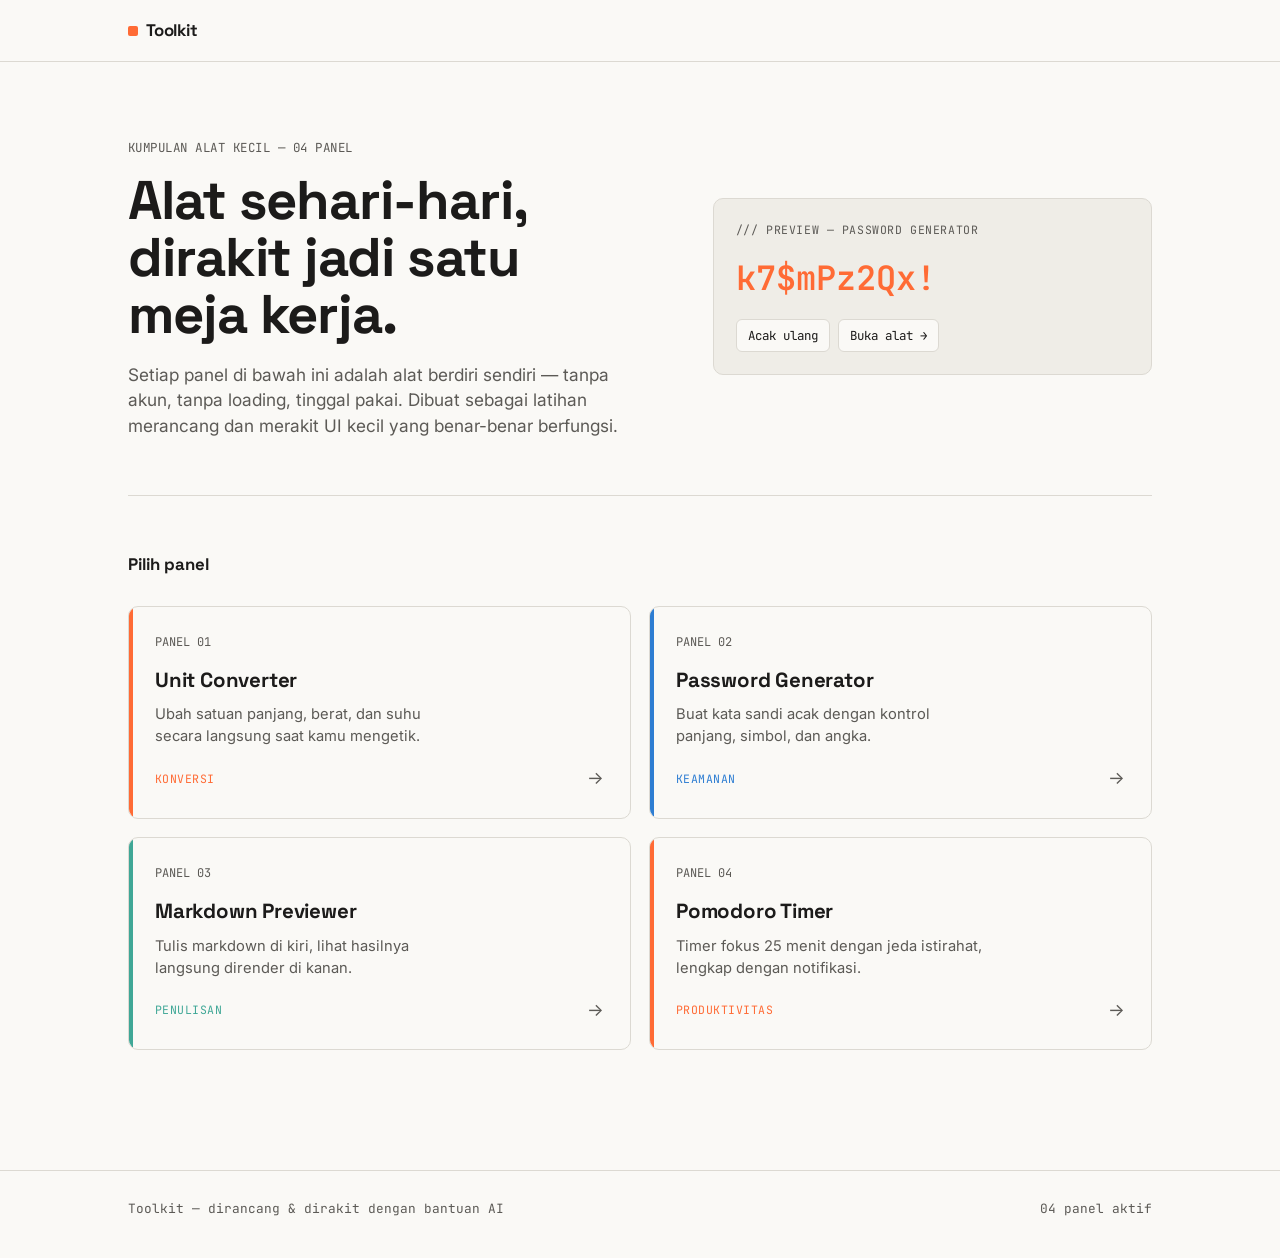
<file: index.html>
<!DOCTYPE html>
<html lang="id">
<head>
<meta charset="UTF-8">
<meta name="viewport" content="width=device-width, initial-scale=1.0">
<title>Toolkit — kumpulan alat kecil yang berguna</title>
<link rel="stylesheet" href="style.css">
<style>
  .hero {
    padding: 72px 0 56px;
    border-bottom: 1px solid var(--line);
  }
  .hero h1 {
    font-family: var(--font-display);
    font-size: clamp(2.2rem, 5vw, 3.4rem);
    line-height: 1.05;
    letter-spacing: -0.02em;
    margin: 14px 0 18px;
    max-width: 12ch;
  }
  .hero p.lede {
    font-size: 1.08rem;
    color: var(--ink-soft);
    max-width: 46ch;
    margin: 0;
  }

  /* Live preview strip inside hero */
  .hero-grid {
    display: grid;
    grid-template-columns: 1.1fr 0.9fr;
    gap: 48px;
    align-items: center;
  }
  @media (max-width: 760px) {
    .hero-grid { grid-template-columns: 1fr; gap: 32px; }
  }

  .live-card {
    background: var(--paper-card);
    border: 1px solid var(--line);
    border-radius: var(--radius);
    padding: 22px;
    font-family: var(--font-mono);
  }
  .live-card .tag {
    font-size: 0.72rem;
    color: var(--ink-soft);
    text-transform: uppercase;
    letter-spacing: 0.05em;
    margin-bottom: 14px;
    display: block;
  }
  .live-display {
    font-size: 2.1rem;
    font-weight: 600;
    color: var(--orange);
    margin-bottom: 16px;
    word-break: break-all;
  }
  .live-controls { display: flex; gap: 8px; flex-wrap: wrap; }
  .live-controls button {
    font-family: var(--font-mono);
    font-size: 0.78rem;
    background: var(--paper);
    border: 1px solid var(--line);
    border-radius: 6px;
    padding: 7px 11px;
    cursor: pointer;
    color: var(--ink);
    transition: border-color 0.15s;
  }
  .live-controls button:hover { border-color: var(--ink); }

  /* Tool grid */
  .panels {
    padding: 56px 0 40px;
  }
  .panels h2 {
    font-family: var(--font-display);
    font-size: 1.05rem;
    margin: 0 0 28px;
  }
  .grid {
    display: grid;
    grid-template-columns: repeat(2, 1fr);
    gap: 18px;
  }
  @media (max-width: 700px) {
    .grid { grid-template-columns: 1fr; }
  }

  .panel-card {
    position: relative;
    display: block;
    text-decoration: none;
    color: var(--ink);
    background: var(--paper);
    border: 1px solid var(--line);
    border-radius: var(--radius);
    padding: 26px;
    overflow: hidden;
    transition: transform 0.18s ease, border-color 0.18s ease, box-shadow 0.18s ease;
  }
  .panel-card:hover {
    transform: translateY(-3px);
    border-color: var(--ink);
    box-shadow: 0 8px 24px -8px rgba(28,27,26,0.18);
  }
  .panel-card::before {
    content: '';
    position: absolute;
    top: 0; left: 0;
    width: 4px; height: 100%;
    background: var(--accent);
  }
  .panel-num {
    font-family: var(--font-mono);
    font-size: 0.75rem;
    color: var(--ink-soft);
    display: block;
    margin-bottom: 14px;
  }
  .panel-card h3 {
    font-family: var(--font-display);
    font-size: 1.28rem;
    margin: 0 0 8px;
    letter-spacing: -0.01em;
  }
  .panel-card p {
    font-size: 0.92rem;
    color: var(--ink-soft);
    margin: 0 0 18px;
    max-width: 34ch;
  }
  .panel-foot {
    display: flex;
    justify-content: space-between;
    align-items: center;
  }
  .panel-cat {
    font-family: var(--font-mono);
    font-size: 0.72rem;
    color: var(--accent);
    text-transform: uppercase;
    letter-spacing: 0.04em;
  }
  .panel-arrow {
    font-size: 1.1rem;
    color: var(--ink-soft);
    transition: transform 0.18s ease;
  }
  .panel-card:hover .panel-arrow { transform: translateX(3px); color: var(--ink); }

  .pc-1 { --accent: var(--orange); }
  .pc-2 { --accent: var(--blue); }
  .pc-3 { --accent: var(--green); }
  .pc-4 { --accent: var(--orange); }
</style>
</head>
<body>

<nav class="topnav">
  <div class="topnav-inner">
    <a href="index.html" class="brand"><span class="brand-mark"></span>Toolkit</a>
  </div>
</nav>

<div class="shell">

  <section class="hero">
    <div class="hero-grid">
      <div>
        <span class="eyebrow">Kumpulan alat kecil — 04 panel</span>
        <h1>Alat sehari-hari, dirakit jadi satu meja kerja.</h1>
        <p class="lede">Setiap panel di bawah ini adalah alat berdiri sendiri — tanpa akun, tanpa loading, tinggal pakai. Dibuat sebagai latihan merancang dan merakit UI kecil yang benar-benar berfungsi.</p>
      </div>
      <div class="live-card">
        <span class="tag">/// preview — password generator</span>
        <div class="live-display" id="livePwDisplay">k7$mPz2Qx!</div>
        <div class="live-controls">
          <button onclick="generateLivePw()">Acak ulang</button>
          <a href="password-generator.html" style="text-decoration:none;"><button>Buka alat &rarr;</button></a>
        </div>
      </div>
    </div>
  </section>

  <section class="panels">
    <h2>Pilih panel</h2>
    <div class="grid">

      <a href="unit-converter.html" class="panel-card pc-1">
        <span class="panel-num">PANEL 01</span>
        <h3>Unit Converter</h3>
        <p>Ubah satuan panjang, berat, dan suhu secara langsung saat kamu mengetik.</p>
        <div class="panel-foot">
          <span class="panel-cat">Konversi</span>
          <span class="panel-arrow">&rarr;</span>
        </div>
      </a>

      <a href="password-generator.html" class="panel-card pc-2">
        <span class="panel-num">PANEL 02</span>
        <h3>Password Generator</h3>
        <p>Buat kata sandi acak dengan kontrol panjang, simbol, dan angka.</p>
        <div class="panel-foot">
          <span class="panel-cat">Keamanan</span>
          <span class="panel-arrow">&rarr;</span>
        </div>
      </a>

      <a href="markdown-previewer.html" class="panel-card pc-3">
        <span class="panel-num">PANEL 03</span>
        <h3>Markdown Previewer</h3>
        <p>Tulis markdown di kiri, lihat hasilnya langsung dirender di kanan.</p>
        <div class="panel-foot">
          <span class="panel-cat">Penulisan</span>
          <span class="panel-arrow">&rarr;</span>
        </div>
      </a>

      <a href="pomodoro-timer.html" class="panel-card pc-4">
        <span class="panel-num">PANEL 04</span>
        <h3>Pomodoro Timer</h3>
        <p>Timer fokus 25 menit dengan jeda istirahat, lengkap dengan notifikasi.</p>
        <div class="panel-foot">
          <span class="panel-cat">Produktivitas</span>
          <span class="panel-arrow">&rarr;</span>
        </div>
      </a>

    </div>
  </section>

</div>

<footer class="site-footer">
  <div class="shell">
    <span>Toolkit — dirancang &amp; dirakit dengan bantuan AI</span>
    <span>04 panel aktif</span>
  </div>
</footer>

<script>
function generateLivePw() {
  const chars = "ABCDEFGHJKLMNPQRSTUVWXYZabcdefghijkmnopqrstuvwxyz23456789!@#$%";
  let out = "";
  for (let i = 0; i < 10; i++) out += chars[Math.floor(Math.random() * chars.length)];
  document.getElementById('livePwDisplay').textContent = out;
}
</script>

</body>
</html>
</file>
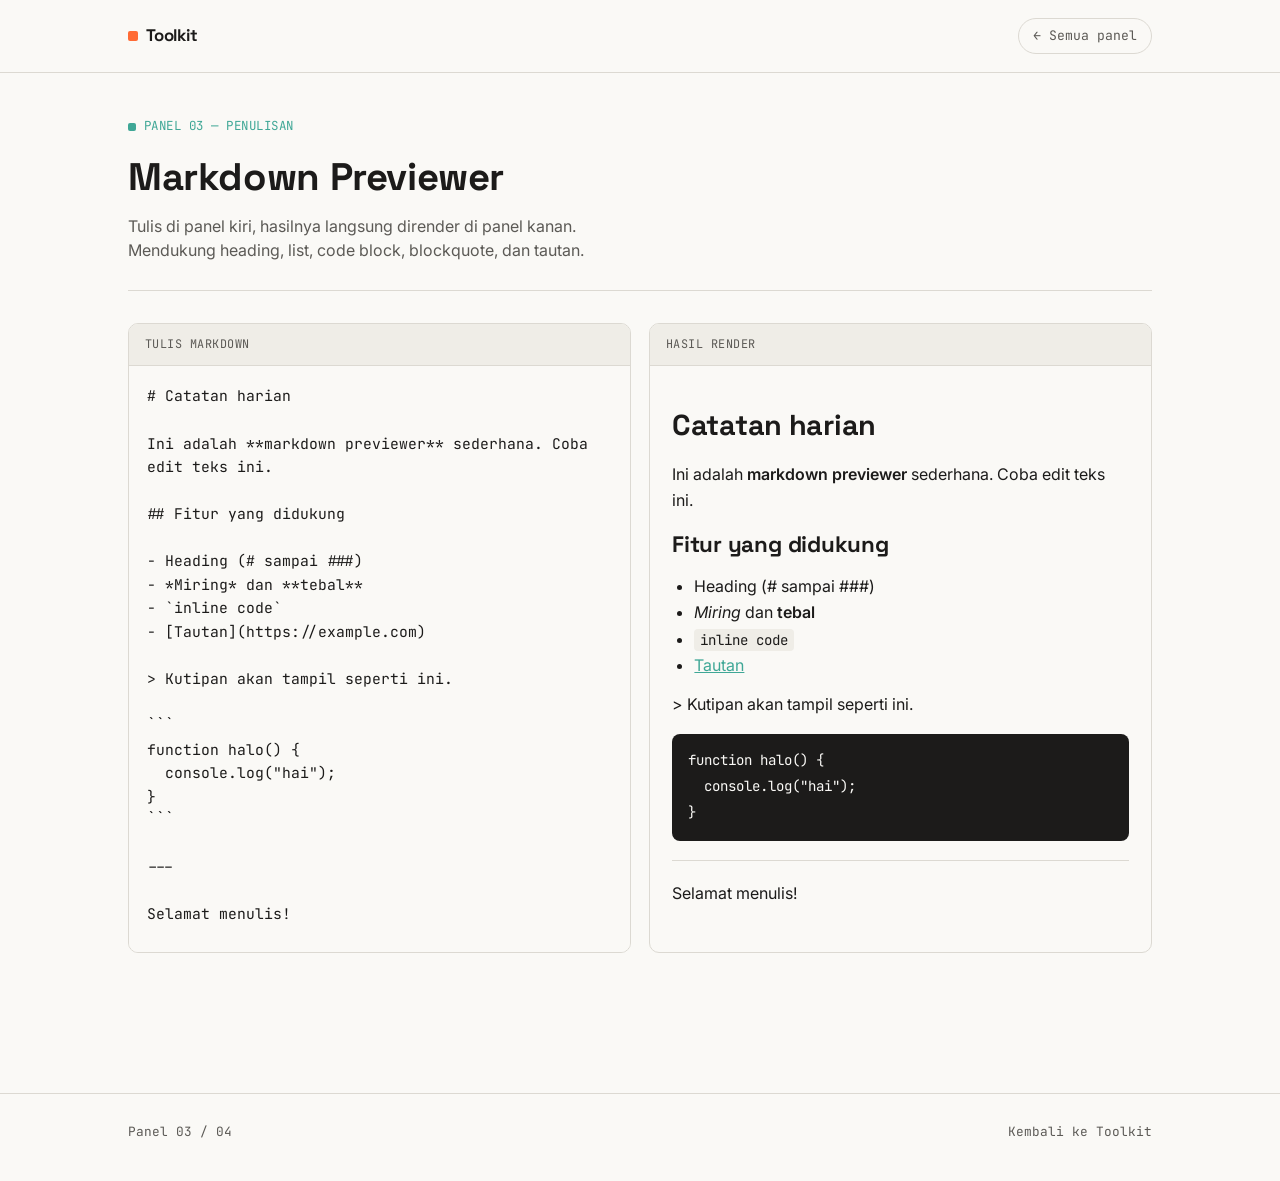
<file: markdown-previewer.html>
<!DOCTYPE html>
<html lang="id">
<head>
<meta charset="UTF-8">
<meta name="viewport" content="width=device-width, initial-scale=1.0">
<title>Markdown Previewer — Toolkit</title>
<link rel="stylesheet" href="style.css">
<style>
  :root { --accent: var(--green); }

  .tool-head { padding: 40px 0 28px; border-bottom: 1px solid var(--line); }
  .tool-tag {
    display: inline-flex; align-items: center; gap: 8px;
    font-family: var(--font-mono); font-size: 0.78rem; color: var(--accent);
    text-transform: uppercase; letter-spacing: 0.04em; margin-bottom: 12px;
  }
  .tool-tag::before { content:''; width: 8px; height: 8px; background: var(--accent); border-radius: 2px; }
  .tool-head h1 { font-family: var(--font-display); font-size: clamp(1.8rem, 4vw, 2.4rem); margin: 0 0 8px; letter-spacing: -0.01em; }
  .tool-head p { color: var(--ink-soft); margin: 0; max-width: 50ch; }

  .tool-body { padding: 32px 0 60px; }

  .split {
    display: grid;
    grid-template-columns: 1fr 1fr;
    gap: 18px;
    height: 70vh;
    min-height: 480px;
  }
  @media (max-width: 760px) {
    .split { grid-template-columns: 1fr; height: auto; }
    .pane { min-height: 360px; }
  }

  .pane {
    border: 1px solid var(--line);
    border-radius: var(--radius);
    overflow: hidden;
    display: flex;
    flex-direction: column;
    background: var(--paper);
  }
  .pane-head {
    font-family: var(--font-mono);
    font-size: 0.74rem;
    text-transform: uppercase;
    letter-spacing: 0.04em;
    color: var(--ink-soft);
    padding: 12px 16px;
    border-bottom: 1px solid var(--line);
    background: var(--paper-card);
    flex-shrink: 0;
  }

  #mdInput {
    flex: 1;
    border: none;
    resize: none;
    padding: 18px;
    font-family: var(--font-mono);
    font-size: 0.92rem;
    line-height: 1.6;
    color: var(--ink);
    background: var(--paper);
  }
  #mdInput:focus { outline: none; }

  #mdPreview {
    flex: 1;
    overflow-y: auto;
    padding: 18px 22px;
    font-family: var(--font-body);
    line-height: 1.65;
  }
  #mdPreview h1, #mdPreview h2, #mdPreview h3 {
    font-family: var(--font-display);
    letter-spacing: -0.01em;
    margin: 0.6em 0 0.4em;
  }
  #mdPreview h1 { font-size: 1.8rem; }
  #mdPreview h2 { font-size: 1.4rem; }
  #mdPreview h3 { font-size: 1.15rem; }
  #mdPreview p { margin: 0 0 0.8em; }
  #mdPreview code {
    font-family: var(--font-mono);
    background: var(--paper-card);
    padding: 2px 6px;
    border-radius: 4px;
    font-size: 0.88em;
  }
  #mdPreview pre {
    background: var(--ink);
    color: var(--paper);
    padding: 14px 16px;
    border-radius: 8px;
    overflow-x: auto;
  }
  #mdPreview pre code { background: none; padding: 0; color: inherit; }
  #mdPreview blockquote {
    border-left: 3px solid var(--accent);
    margin: 0 0 0.8em;
    padding: 4px 0 4px 16px;
    color: var(--ink-soft);
  }
  #mdPreview ul, #mdPreview ol { margin: 0 0 0.8em; padding-left: 1.4em; }
  #mdPreview a { color: var(--accent); text-decoration: underline; }
  #mdPreview hr { border: none; border-top: 1px solid var(--line); margin: 1.2em 0; }
  #mdPreview strong { font-weight: 600; }
</style>
</head>
<body>

<nav class="topnav">
  <div class="topnav-inner">
    <a href="index.html" class="brand"><span class="brand-mark"></span>Toolkit</a>
    <a href="index.html" class="nav-back">&larr; Semua panel</a>
  </div>
</nav>

<div class="shell">

  <header class="tool-head">
    <span class="tool-tag">Panel 03 — Penulisan</span>
    <h1>Markdown Previewer</h1>
    <p>Tulis di panel kiri, hasilnya langsung dirender di panel kanan. Mendukung heading, list, code block, blockquote, dan tautan.</p>
  </header>

  <section class="tool-body">
    <div class="split">
      <div class="pane">
        <div class="pane-head">Tulis markdown</div>
        <textarea id="mdInput" spellcheck="false"></textarea>
      </div>
      <div class="pane">
        <div class="pane-head">Hasil render</div>
        <div id="mdPreview"></div>
      </div>
    </div>
  </section>
</div>

<footer class="site-footer">
  <div class="shell">
    <span>Panel 03 / 04</span>
    <a href="index.html" style="text-decoration:none; color:inherit;">Kembali ke Toolkit</a>
  </div>
</footer>

<script>
const defaultText = `# Catatan harian

Ini adalah **markdown previewer** sederhana. Coba edit teks ini.

## Fitur yang didukung

- Heading (# sampai ###)
- *Miring* dan **tebal**
- \`inline code\`
- [Tautan](https://example.com)

> Kutipan akan tampil seperti ini.

\`\`\`
function halo() {
  console.log("hai");
}
\`\`\`

---

Selamat menulis!`;

function renderMarkdown(text) {
  // Escape HTML dulu supaya aman
  let html = text
    .replace(/&/g, "&amp;")
    .replace(/</g, "&lt;")
    .replace(/>/g, "&gt;");

  // Code blocks (harus diproses sebelum yang lain)
  html = html.replace(/```([\s\S]*?)```/g, (_, code) => `<pre><code>${code.trim()}</code></pre>`);

  // Headings
  html = html.replace(/^### (.*$)/gim, '<h3>$1</h3>');
  html = html.replace(/^## (.*$)/gim, '<h2>$1</h2>');
  html = html.replace(/^# (.*$)/gim, '<h1>$1</h1>');

  // Blockquote
  html = html.replace(/^> (.*$)/gim, '<blockquote>$1</blockquote>');

  // Horizontal rule
  html = html.replace(/^---$/gim, '<hr>');

  // Bold & italic
  html = html.replace(/\*\*(.+?)\*\*/g, '<strong>$1</strong>');
  html = html.replace(/\*(.+?)\*/g, '<em>$1</em>');

  // Inline code
  html = html.replace(/`([^`]+)`/g, '<code>$1</code>');

  // Links
  html = html.replace(/\[(.+?)\]\((.+?)\)/g, '<a href="$2" target="_blank" rel="noopener">$1</a>');

  // Lists
  html = html.replace(/^\- (.*$)/gim, '<li>$1</li>');
  html = html.replace(/(<li>.*<\/li>\n?)+/g, match => `<ul>${match}</ul>`);

  // Paragraphs: bungkus baris yang belum dibungkus tag blok
  html = html
    .split(/\n{2,}/)
    .map(block => {
      const trimmed = block.trim();
      if (!trimmed) return '';
      if (/^<(h1|h2|h3|ul|pre|blockquote|hr)/.test(trimmed)) return trimmed;
      return `<p>${trimmed.replace(/\n/g, '<br>')}</p>`;
    })
    .join('\n');

  return html;
}

const mdInput = document.getElementById('mdInput');
const mdPreview = document.getElementById('mdPreview');

function update() {
  mdPreview.innerHTML = renderMarkdown(mdInput.value);
}

mdInput.addEventListener('input', update);
mdInput.value = defaultText;
update();
</script>

</body>
</html>
</file>
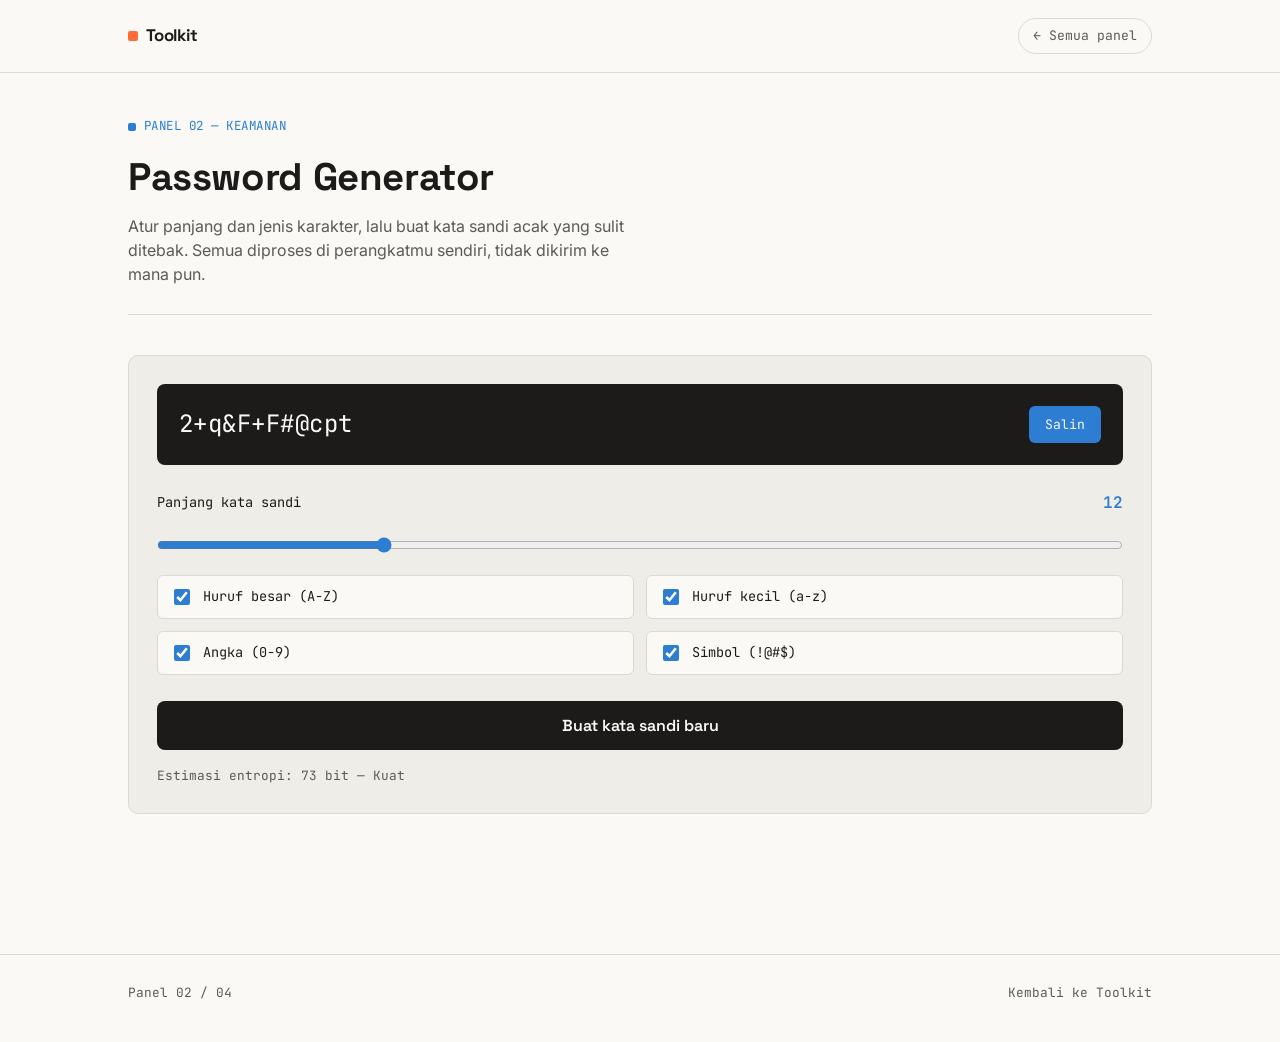
<file: password-generator.html>
<!DOCTYPE html>
<html lang="id">
<head>
<meta charset="UTF-8">
<meta name="viewport" content="width=device-width, initial-scale=1.0">
<title>Password Generator — Toolkit</title>
<link rel="stylesheet" href="style.css">
<style>
  :root { --accent: var(--blue); }

  .tool-head { padding: 40px 0 28px; border-bottom: 1px solid var(--line); }
  .tool-tag {
    display: inline-flex; align-items: center; gap: 8px;
    font-family: var(--font-mono); font-size: 0.78rem; color: var(--accent);
    text-transform: uppercase; letter-spacing: 0.04em; margin-bottom: 12px;
  }
  .tool-tag::before { content:''; width: 8px; height: 8px; background: var(--accent); border-radius: 2px; }
  .tool-head h1 { font-family: var(--font-display); font-size: clamp(1.8rem, 4vw, 2.4rem); margin: 0 0 8px; letter-spacing: -0.01em; }
  .tool-head p { color: var(--ink-soft); margin: 0; max-width: 50ch; }

  .tool-body { padding: 40px 0 60px; }

  .pw-card {
    background: var(--paper-card);
    border: 1px solid var(--line);
    border-radius: var(--radius);
    padding: 28px;
  }

  .pw-display {
    display: flex;
    align-items: center;
    justify-content: space-between;
    gap: 12px;
    background: var(--ink);
    color: var(--paper);
    border-radius: 8px;
    padding: 22px 22px;
    margin-bottom: 26px;
  }
  .pw-display span#pwOutput {
    font-family: var(--font-mono);
    font-size: clamp(1.1rem, 3vw, 1.5rem);
    letter-spacing: 0.02em;
    word-break: break-all;
  }
  .copy-btn {
    flex-shrink: 0;
    background: var(--accent);
    color: var(--paper);
    border: none;
    border-radius: 6px;
    padding: 10px 16px;
    font-family: var(--font-mono);
    font-size: 0.82rem;
    cursor: pointer;
    transition: opacity 0.15s;
  }
  .copy-btn:hover { opacity: 0.88; }

  .control-row {
    display: flex;
    justify-content: space-between;
    align-items: center;
    margin-bottom: 18px;
  }
  .control-row label {
    font-family: var(--font-mono);
    font-size: 0.85rem;
    color: var(--ink);
  }
  .control-row .val {
    font-family: var(--font-mono);
    font-weight: 600;
    color: var(--accent);
  }
  input[type="range"] {
    width: 100%;
    accent-color: var(--accent);
    margin: 4px 0 22px;
  }

  .checks {
    display: grid;
    grid-template-columns: repeat(2, 1fr);
    gap: 12px;
    margin-bottom: 26px;
  }
  .check-item {
    display: flex;
    align-items: center;
    gap: 10px;
    font-family: var(--font-mono);
    font-size: 0.85rem;
    background: var(--paper);
    border: 1px solid var(--line);
    border-radius: 6px;
    padding: 10px 12px;
    cursor: pointer;
  }
  .check-item input { accent-color: var(--accent); width: 16px; height: 16px; }

  .gen-btn {
    width: 100%;
    background: var(--ink);
    color: var(--paper);
    border: none;
    border-radius: 8px;
    padding: 14px;
    font-family: var(--font-display);
    font-weight: 600;
    font-size: 1rem;
    cursor: pointer;
    transition: background 0.15s;
  }
  .gen-btn:hover { background: #36352f; }

  .strength {
    margin-top: 16px;
    font-family: var(--font-mono);
    font-size: 0.8rem;
    color: var(--ink-soft);
  }
</style>
</head>
<body>

<nav class="topnav">
  <div class="topnav-inner">
    <a href="index.html" class="brand"><span class="brand-mark"></span>Toolkit</a>
    <a href="index.html" class="nav-back">&larr; Semua panel</a>
  </div>
</nav>

<div class="shell">

  <header class="tool-head">
    <span class="tool-tag">Panel 02 — Keamanan</span>
    <h1>Password Generator</h1>
    <p>Atur panjang dan jenis karakter, lalu buat kata sandi acak yang sulit ditebak. Semua diproses di perangkatmu sendiri, tidak dikirim ke mana pun.</p>
  </header>

  <section class="tool-body">
    <div class="pw-card">

      <div class="pw-display">
        <span id="pwOutput">Tr7$kLmZ9!Qw</span>
        <button class="copy-btn" id="copyBtn">Salin</button>
      </div>

      <div class="control-row">
        <label for="lengthRange">Panjang kata sandi</label>
        <span class="val" id="lengthVal">12</span>
      </div>
      <input type="range" id="lengthRange" min="6" max="32" value="12">

      <div class="checks">
        <label class="check-item"><input type="checkbox" id="optUpper" checked> Huruf besar (A-Z)</label>
        <label class="check-item"><input type="checkbox" id="optLower" checked> Huruf kecil (a-z)</label>
        <label class="check-item"><input type="checkbox" id="optNumber" checked> Angka (0-9)</label>
        <label class="check-item"><input type="checkbox" id="optSymbol" checked> Simbol (!@#$)</label>
      </div>

      <button class="gen-btn" id="genBtn">Buat kata sandi baru</button>
      <div class="strength" id="strengthNote"></div>

    </div>
  </section>
</div>

<footer class="site-footer">
  <div class="shell">
    <span>Panel 02 / 04</span>
    <a href="index.html" style="text-decoration:none; color:inherit;">Kembali ke Toolkit</a>
  </div>
</footer>

<script>
const UPPER = "ABCDEFGHJKLMNPQRSTUVWXYZ";
const LOWER = "abcdefghijkmnopqrstuvwxyz";
const NUMBER = "23456789";
const SYMBOL = "!@#$%^&*-_=+";

const lengthRange = document.getElementById('lengthRange');
const lengthVal = document.getElementById('lengthVal');
const pwOutput = document.getElementById('pwOutput');
const strengthNote = document.getElementById('strengthNote');
const copyBtn = document.getElementById('copyBtn');

function getActiveCharset() {
  let charset = "";
  if (document.getElementById('optUpper').checked) charset += UPPER;
  if (document.getElementById('optLower').checked) charset += LOWER;
  if (document.getElementById('optNumber').checked) charset += NUMBER;
  if (document.getElementById('optSymbol').checked) charset += SYMBOL;
  return charset;
}

function generatePassword() {
  const length = parseInt(lengthRange.value);
  const charset = getActiveCharset();

  if (!charset) {
    pwOutput.textContent = "Pilih minimal satu jenis karakter";
    strengthNote.textContent = "";
    return;
  }

  const array = new Uint32Array(length);
  crypto.getRandomValues(array);
  let result = "";
  for (let i = 0; i < length; i++) {
    result += charset[array[i] % charset.length];
  }
  pwOutput.textContent = result;
  updateStrength(length, charset.length);
}

function updateStrength(length, poolSize) {
  const entropy = Math.log2(Math.pow(poolSize, length));
  let label = "Lemah";
  if (entropy > 100) label = "Sangat kuat";
  else if (entropy > 70) label = "Kuat";
  else if (entropy > 45) label = "Cukup";
  strengthNote.textContent = `Estimasi entropi: ${Math.round(entropy)} bit — ${label}`;
}

lengthRange.addEventListener('input', () => {
  lengthVal.textContent = lengthRange.value;
  generatePassword();
});

document.querySelectorAll('.checks input').forEach(cb => {
  cb.addEventListener('change', generatePassword);
});

document.getElementById('genBtn').addEventListener('click', generatePassword);

copyBtn.addEventListener('click', () => {
  navigator.clipboard.writeText(pwOutput.textContent).then(() => {
    const original = copyBtn.textContent;
    copyBtn.textContent = "Tersalin!";
    setTimeout(() => { copyBtn.textContent = original; }, 1400);
  });
});

generatePassword();
</script>

</body>
</html>
</file>
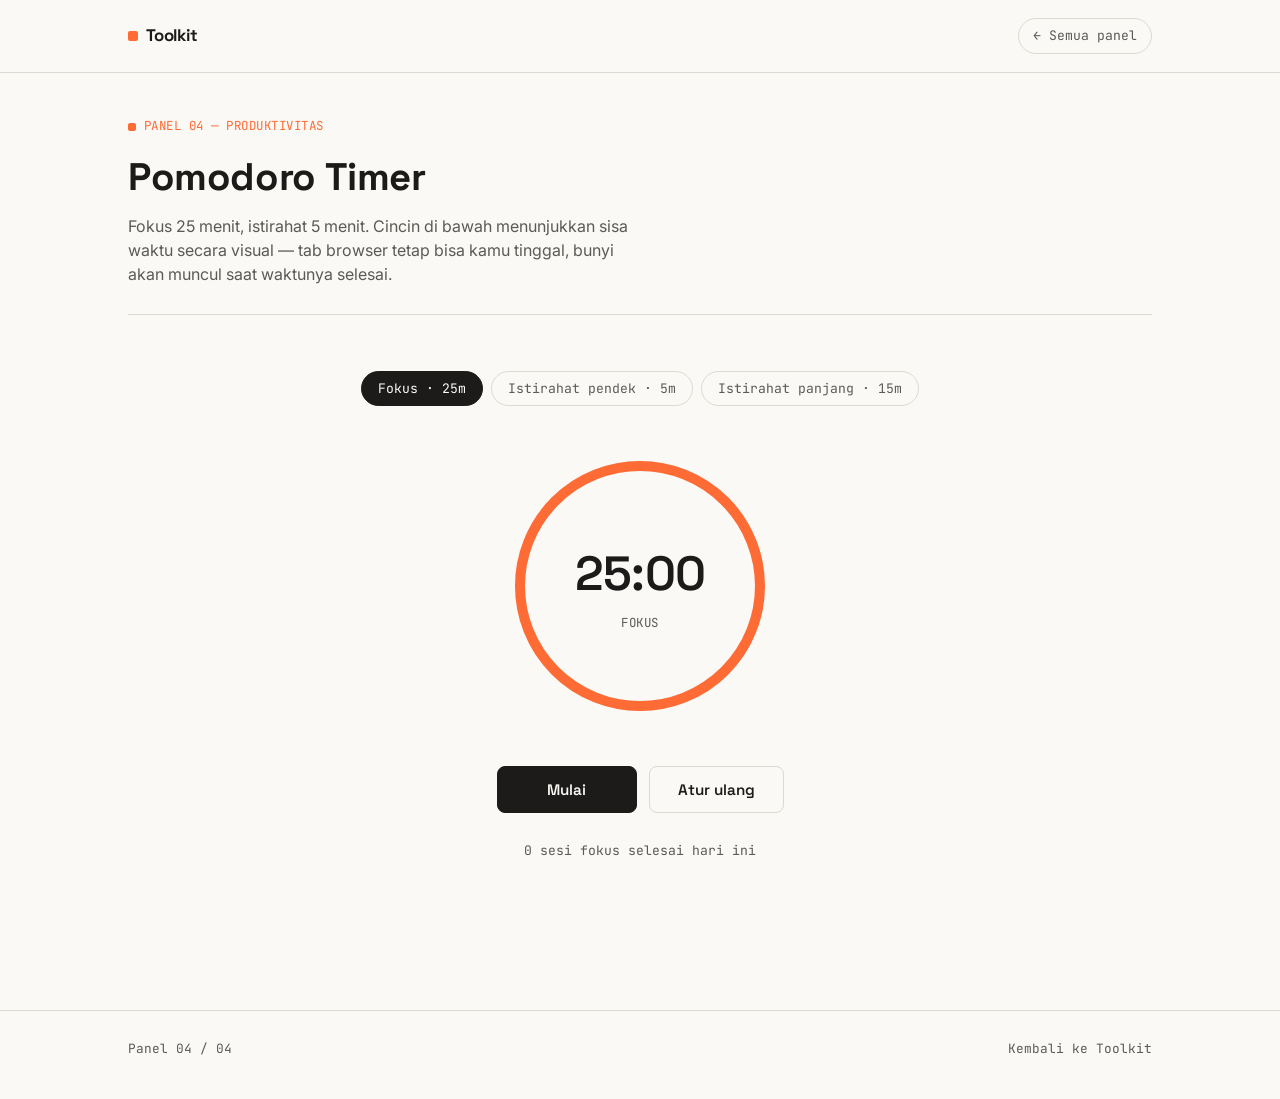
<file: pomodoro-timer.html>
<!DOCTYPE html>
<html lang="id">
<head>
<meta charset="UTF-8">
<meta name="viewport" content="width=device-width, initial-scale=1.0">
<title>Pomodoro Timer — Toolkit</title>
<link rel="stylesheet" href="style.css">
<style>
  :root { --accent: var(--orange); }

  .tool-head { padding: 40px 0 28px; border-bottom: 1px solid var(--line); }
  .tool-tag {
    display: inline-flex; align-items: center; gap: 8px;
    font-family: var(--font-mono); font-size: 0.78rem; color: var(--accent);
    text-transform: uppercase; letter-spacing: 0.04em; margin-bottom: 12px;
  }
  .tool-tag::before { content:''; width: 8px; height: 8px; background: var(--accent); border-radius: 2px; }
  .tool-head h1 { font-family: var(--font-display); font-size: clamp(1.8rem, 4vw, 2.4rem); margin: 0 0 8px; letter-spacing: -0.01em; }
  .tool-head p { color: var(--ink-soft); margin: 0; max-width: 50ch; }

  .tool-body {
    padding: 56px 0 70px;
    display: flex;
    flex-direction: column;
    align-items: center;
  }

  .mode-tabs {
    display: flex;
    gap: 8px;
    margin-bottom: 40px;
  }
  .mode-tabs button {
    font-family: var(--font-mono);
    font-size: 0.82rem;
    background: var(--paper);
    border: 1px solid var(--line);
    border-radius: 100px;
    padding: 8px 16px;
    cursor: pointer;
    color: var(--ink-soft);
    transition: all 0.15s;
  }
  .mode-tabs button.active {
    background: var(--ink);
    color: var(--paper);
    border-color: var(--ink);
  }

  .ring-wrap {
    position: relative;
    width: 280px;
    height: 280px;
    margin-bottom: 40px;
  }
  .ring-wrap svg { transform: rotate(-90deg); }
  .ring-bg { fill: none; stroke: var(--paper-card); stroke-width: 10; }
  .ring-fg {
    fill: none;
    stroke: var(--accent);
    stroke-width: 10;
    stroke-linecap: round;
    transition: stroke-dashoffset 0.3s linear;
  }
  .ring-center {
    position: absolute;
    top: 0; left: 0; right: 0; bottom: 0;
    display: flex;
    flex-direction: column;
    align-items: center;
    justify-content: center;
  }
  .ring-time {
    font-family: var(--font-display);
    font-size: 3rem;
    font-weight: 600;
    letter-spacing: -0.02em;
  }
  .ring-label {
    font-family: var(--font-mono);
    font-size: 0.78rem;
    color: var(--ink-soft);
    text-transform: uppercase;
    letter-spacing: 0.05em;
    margin-top: 4px;
  }

  .controls {
    display: flex;
    gap: 12px;
  }
  .controls button {
    font-family: var(--font-display);
    font-weight: 600;
    font-size: 0.95rem;
    border-radius: 8px;
    padding: 13px 28px;
    cursor: pointer;
    border: 1px solid var(--line);
    background: var(--paper);
    color: var(--ink);
    transition: all 0.15s;
  }
  #startPauseBtn {
    background: var(--ink);
    color: var(--paper);
    border-color: var(--ink);
    min-width: 140px;
  }
  #startPauseBtn:hover { background: #36352f; }
  #resetBtn:hover { border-color: var(--ink); }

  .session-count {
    margin-top: 28px;
    font-family: var(--font-mono);
    font-size: 0.82rem;
    color: var(--ink-soft);
  }
</style>
</head>
<body>

<nav class="topnav">
  <div class="topnav-inner">
    <a href="index.html" class="brand"><span class="brand-mark"></span>Toolkit</a>
    <a href="index.html" class="nav-back">&larr; Semua panel</a>
  </div>
</nav>

<div class="shell">

  <header class="tool-head">
    <span class="tool-tag">Panel 04 — Produktivitas</span>
    <h1>Pomodoro Timer</h1>
    <p>Fokus 25 menit, istirahat 5 menit. Cincin di bawah menunjukkan sisa waktu secara visual — tab browser tetap bisa kamu tinggal, bunyi akan muncul saat waktunya selesai.</p>
  </header>

  <section class="tool-body">

    <div class="mode-tabs">
      <button class="active" data-mode="focus" data-mins="25">Fokus · 25m</button>
      <button data-mode="short" data-mins="5">Istirahat pendek · 5m</button>
      <button data-mode="long" data-mins="15">Istirahat panjang · 15m</button>
    </div>

    <div class="ring-wrap">
      <svg width="280" height="280" viewBox="0 0 280 280">
        <circle class="ring-bg" cx="140" cy="140" r="120"></circle>
        <circle class="ring-fg" id="ringFg" cx="140" cy="140" r="120"></circle>
      </svg>
      <div class="ring-center">
        <span class="ring-time" id="timeDisplay">25:00</span>
        <span class="ring-label" id="modeLabel">Fokus</span>
      </div>
    </div>

    <div class="controls">
      <button id="startPauseBtn">Mulai</button>
      <button id="resetBtn">Atur ulang</button>
    </div>

    <div class="session-count" id="sessionCount">0 sesi fokus selesai hari ini</div>

  </section>
</div>

<footer class="site-footer">
  <div class="shell">
    <span>Panel 04 / 04</span>
    <a href="index.html" style="text-decoration:none; color:inherit;">Kembali ke Toolkit</a>
  </div>
</footer>

<script>
const RADIUS = 120;
const CIRCUMFERENCE = 2 * Math.PI * RADIUS;
const ringFg = document.getElementById('ringFg');
ringFg.style.strokeDasharray = `${CIRCUMFERENCE} ${CIRCUMFERENCE}`;

let totalSeconds = 25 * 60;
let remaining = totalSeconds;
let isRunning = false;
let intervalId = null;
let completedSessions = 0;
let currentMode = 'focus';

const timeDisplay = document.getElementById('timeDisplay');
const modeLabel = document.getElementById('modeLabel');
const startPauseBtn = document.getElementById('startPauseBtn');
const resetBtn = document.getElementById('resetBtn');
const sessionCount = document.getElementById('sessionCount');

const MODE_LABELS = { focus: 'Fokus', short: 'Istirahat pendek', long: 'Istirahat panjang' };

function formatTime(s) {
  const m = Math.floor(s / 60).toString().padStart(2, '0');
  const sec = (s % 60).toString().padStart(2, '0');
  return `${m}:${sec}`;
}

function updateRing() {
  const fraction = remaining / totalSeconds;
  const offset = CIRCUMFERENCE * (1 - fraction);
  ringFg.style.strokeDashoffset = offset;
}

function tick() {
  remaining--;
  if (remaining <= 0) {
    clearInterval(intervalId);
    isRunning = false;
    startPauseBtn.textContent = 'Mulai';
    if (currentMode === 'focus') {
      completedSessions++;
      sessionCount.textContent = `${completedSessions} sesi fokus selesai hari ini`;
    }
    playChime();
    remaining = 0;
  }
  timeDisplay.textContent = formatTime(remaining);
  updateRing();
}

function playChime() {
  try {
    const ctx = new (window.AudioContext || window.webkitAudioContext)();
    const osc = ctx.createOscillator();
    const gain = ctx.createGain();
    osc.connect(gain);
    gain.connect(ctx.destination);
    osc.frequency.value = 660;
    gain.gain.setValueAtTime(0.2, ctx.currentTime);
    gain.gain.exponentialRampToValueAtTime(0.001, ctx.currentTime + 0.8);
    osc.start();
    osc.stop(ctx.currentTime + 0.8);
  } catch (e) { /* audio tidak tersedia, abaikan */ }
}

startPauseBtn.addEventListener('click', () => {
  if (isRunning) {
    clearInterval(intervalId);
    isRunning = false;
    startPauseBtn.textContent = 'Lanjut';
  } else {
    isRunning = true;
    startPauseBtn.textContent = 'Pause';
    intervalId = setInterval(tick, 1000);
  }
});

resetBtn.addEventListener('click', () => {
  clearInterval(intervalId);
  isRunning = false;
  remaining = totalSeconds;
  timeDisplay.textContent = formatTime(remaining);
  startPauseBtn.textContent = 'Mulai';
  updateRing();
});

document.querySelectorAll('.mode-tabs button').forEach(btn => {
  btn.addEventListener('click', () => {
    document.querySelectorAll('.mode-tabs button').forEach(b => b.classList.remove('active'));
    btn.classList.add('active');
    currentMode = btn.dataset.mode;
    totalSeconds = parseInt(btn.dataset.mins) * 60;
    remaining = totalSeconds;
    clearInterval(intervalId);
    isRunning = false;
    startPauseBtn.textContent = 'Mulai';
    modeLabel.textContent = MODE_LABELS[currentMode];
    timeDisplay.textContent = formatTime(remaining);
    updateRing();
  });
});

updateRing();
</script>

</body>
</html>
</file>
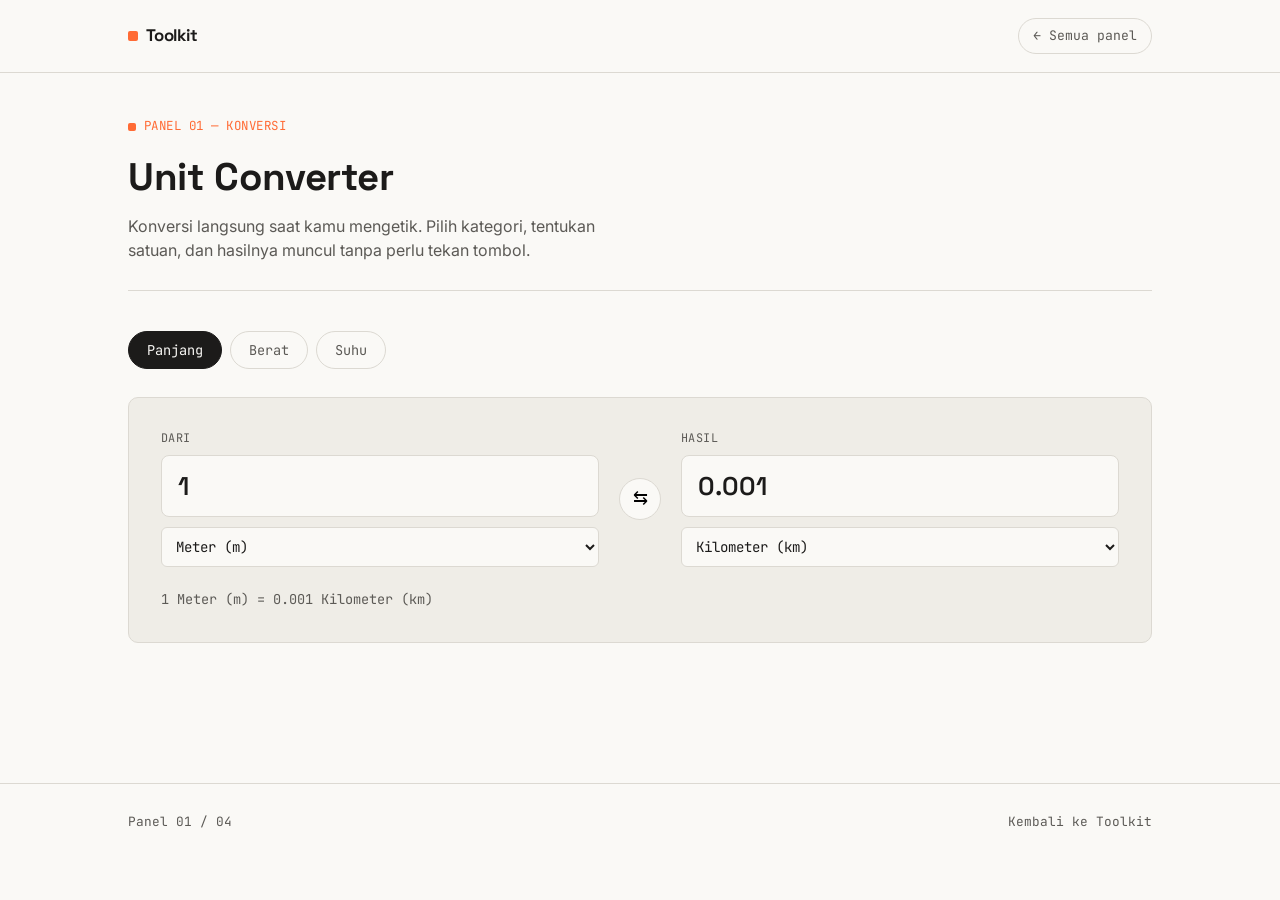
<file: unit-converter.html>
<!DOCTYPE html>
<html lang="id">
<head>
<meta charset="UTF-8">
<meta name="viewport" content="width=device-width, initial-scale=1.0">
<title>Unit Converter — Toolkit</title>
<link rel="stylesheet" href="style.css">
<style>
  :root { --accent: var(--orange); }

  .tool-head {
    padding: 40px 0 28px;
    border-bottom: 1px solid var(--line);
  }
  .tool-tag {
    display: inline-flex;
    align-items: center;
    gap: 8px;
    font-family: var(--font-mono);
    font-size: 0.78rem;
    color: var(--accent);
    text-transform: uppercase;
    letter-spacing: 0.04em;
    margin-bottom: 12px;
  }
  .tool-tag::before {
    content: '';
    width: 8px; height: 8px;
    background: var(--accent);
    border-radius: 2px;
  }
  .tool-head h1 {
    font-family: var(--font-display);
    font-size: clamp(1.8rem, 4vw, 2.4rem);
    margin: 0 0 8px;
    letter-spacing: -0.01em;
  }
  .tool-head p {
    color: var(--ink-soft);
    margin: 0;
    max-width: 50ch;
  }

  .tool-body { padding: 40px 0 60px; }

  .category-tabs {
    display: flex;
    gap: 8px;
    margin-bottom: 28px;
    flex-wrap: wrap;
  }
  .category-tabs button {
    font-family: var(--font-mono);
    font-size: 0.85rem;
    background: var(--paper);
    border: 1px solid var(--line);
    border-radius: 100px;
    padding: 9px 18px;
    cursor: pointer;
    color: var(--ink-soft);
    transition: all 0.15s;
  }
  .category-tabs button.active {
    background: var(--ink);
    color: var(--paper);
    border-color: var(--ink);
  }

  .converter-card {
    background: var(--paper-card);
    border: 1px solid var(--line);
    border-radius: var(--radius);
    padding: 32px;
  }

  .convert-row {
    display: grid;
    grid-template-columns: 1fr auto 1fr;
    gap: 20px;
    align-items: center;
  }
  @media (max-width: 600px) {
    .convert-row { grid-template-columns: 1fr; }
    .swap-btn { justify-self: center; transform: rotate(90deg); }
  }

  .field label {
    display: block;
    font-family: var(--font-mono);
    font-size: 0.74rem;
    color: var(--ink-soft);
    text-transform: uppercase;
    letter-spacing: 0.04em;
    margin-bottom: 8px;
  }
  .field input[type="number"] {
    width: 100%;
    font-family: var(--font-display);
    font-size: 1.6rem;
    font-weight: 600;
    border: none;
    background: var(--paper);
    border: 1px solid var(--line);
    border-radius: 8px;
    padding: 14px 16px;
    color: var(--ink);
  }
  .field select {
    width: 100%;
    margin-top: 10px;
    font-family: var(--font-mono);
    font-size: 0.88rem;
    padding: 9px 10px;
    border-radius: 6px;
    border: 1px solid var(--line);
    background: var(--paper);
    color: var(--ink);
  }
  .swap-btn {
    width: 42px; height: 42px;
    border-radius: 50%;
    border: 1px solid var(--line);
    background: var(--paper);
    cursor: pointer;
    font-size: 1.1rem;
    display: flex;
    align-items: center;
    justify-content: center;
    transition: border-color 0.15s, transform 0.2s;
  }
  .swap-btn:hover { border-color: var(--ink); }

  .result-note {
    margin-top: 22px;
    font-family: var(--font-mono);
    font-size: 0.85rem;
    color: var(--ink-soft);
  }
</style>
</head>
<body>

<nav class="topnav">
  <div class="topnav-inner">
    <a href="index.html" class="brand"><span class="brand-mark"></span>Toolkit</a>
    <a href="index.html" class="nav-back">&larr; Semua panel</a>
  </div>
</nav>

<div class="shell">

  <header class="tool-head">
    <span class="tool-tag">Panel 01 — Konversi</span>
    <h1>Unit Converter</h1>
    <p>Konversi langsung saat kamu mengetik. Pilih kategori, tentukan satuan, dan hasilnya muncul tanpa perlu tekan tombol.</p>
  </header>

  <section class="tool-body">

    <div class="category-tabs">
      <button class="active" data-cat="length">Panjang</button>
      <button data-cat="weight">Berat</button>
      <button data-cat="temp">Suhu</button>
    </div>

    <div class="converter-card">
      <div class="convert-row">
        <div class="field">
          <label for="fromVal">Dari</label>
          <input type="number" id="fromVal" value="1" inputmode="decimal">
          <select id="fromUnit"></select>
        </div>

        <button class="swap-btn" id="swapBtn" aria-label="Tukar satuan">&#8646;</button>

        <div class="field">
          <label for="toVal">Hasil</label>
          <input type="number" id="toVal" readonly>
          <select id="toUnit"></select>
        </div>
      </div>
      <div class="result-note" id="resultNote"></div>
    </div>

  </section>
</div>

<footer class="site-footer">
  <div class="shell">
    <span>Panel 01 / 04</span>
    <a href="index.html" style="text-decoration:none; color:inherit;">Kembali ke Toolkit</a>
  </div>
</footer>

<script>
const UNITS = {
  length: {
    label: 'Panjang',
    base: 'm',
    units: {
      m:  { name: 'Meter (m)',       toBase: v => v,        fromBase: v => v },
      km: { name: 'Kilometer (km)',  toBase: v => v * 1000,  fromBase: v => v / 1000 },
      cm: { name: 'Sentimeter (cm)', toBase: v => v / 100,   fromBase: v => v * 100 },
      mi: { name: 'Mil (mi)',        toBase: v => v * 1609.34, fromBase: v => v / 1609.34 },
      ft: { name: 'Kaki (ft)',       toBase: v => v * 0.3048, fromBase: v => v / 0.3048 },
      in: { name: 'Inci (in)',       toBase: v => v * 0.0254, fromBase: v => v / 0.0254 },
    }
  },
  weight: {
    label: 'Berat',
    base: 'kg',
    units: {
      kg: { name: 'Kilogram (kg)', toBase: v => v,        fromBase: v => v },
      g:  { name: 'Gram (g)',      toBase: v => v / 1000,  fromBase: v => v * 1000 },
      lb: { name: 'Pon (lb)',      toBase: v => v * 0.453592, fromBase: v => v / 0.453592 },
      oz: { name: 'Ons (oz)',      toBase: v => v * 0.0283495, fromBase: v => v / 0.0283495 },
    }
  },
  temp: {
    label: 'Suhu',
    base: 'c',
    units: {
      c: { name: 'Celsius (°C)',    toBase: v => v,            fromBase: v => v },
      f: { name: 'Fahrenheit (°F)', toBase: v => (v - 32) * 5/9, fromBase: v => v * 9/5 + 32 },
      k: { name: 'Kelvin (K)',      toBase: v => v - 273.15,   fromBase: v => v + 273.15 },
    }
  }
};

let currentCat = 'length';

const fromValEl = document.getElementById('fromVal');
const toValEl = document.getElementById('toVal');
const fromUnitEl = document.getElementById('fromUnit');
const toUnitEl = document.getElementById('toUnit');
const resultNote = document.getElementById('resultNote');

function populateUnits(cat, defaultFromIdx, defaultToIdx) {
  const entries = Object.entries(UNITS[cat].units);
  fromUnitEl.innerHTML = entries.map(([k, u]) => `<option value="${k}">${u.name}</option>`).join('');
  toUnitEl.innerHTML = entries.map(([k, u]) => `<option value="${k}">${u.name}</option>`).join('');
  fromUnitEl.selectedIndex = defaultFromIdx || 0;
  toUnitEl.selectedIndex = defaultToIdx !== undefined ? defaultToIdx : (entries.length > 1 ? 1 : 0);
}

function convert() {
  const cat = UNITS[currentCat];
  const fromKey = fromUnitEl.value;
  const toKey = toUnitEl.value;
  const input = parseFloat(fromValEl.value);

  if (isNaN(input)) {
    toValEl.value = '';
    resultNote.textContent = 'Masukkan angka yang valid.';
    return;
  }

  const baseVal = cat.units[fromKey].toBase(input);
  const result = cat.units[toKey].fromBase(baseVal);
  const rounded = Math.round(result * 100000) / 100000;
  toValEl.value = rounded;
  resultNote.textContent = `${input} ${cat.units[fromKey].name} = ${rounded} ${cat.units[toKey].name}`;
}

document.querySelectorAll('.category-tabs button').forEach(btn => {
  btn.addEventListener('click', () => {
    document.querySelectorAll('.category-tabs button').forEach(b => b.classList.remove('active'));
    btn.classList.add('active');
    currentCat = btn.dataset.cat;
    populateUnits(currentCat);
    fromValEl.value = 1;
    convert();
  });
});

document.getElementById('swapBtn').addEventListener('click', () => {
  const fIdx = fromUnitEl.selectedIndex;
  const tIdx = toUnitEl.selectedIndex;
  fromUnitEl.selectedIndex = tIdx;
  toUnitEl.selectedIndex = fIdx;
  convert();
});

fromValEl.addEventListener('input', convert);
fromUnitEl.addEventListener('change', convert);
toUnitEl.addEventListener('change', convert);

populateUnits(currentCat);
convert();
</script>

</body>
</html>
</file>
<file: style.css>
/* ===========================================================
   TOOLKIT — shared design tokens & base styles
   =========================================================== */

@import url('https://fonts.googleapis.com/css2?family=Space+Grotesk:wght@500;600;700&family=Inter:wght@400;500;600&family=JetBrains+Mono:wght@400;500;600&display=swap');

:root {
  /* Color */
  --ink:        #1C1B1A;
  --paper:      #FAF9F6;
  --paper-card: #EFEDE7;
  --line:       #DCD9D2;
  --orange:     #FF6B35;
  --blue:       #2D7DD2;
  --green:      #3FA796;
  --ink-soft:   #5C5A56;

  /* Type */
  --font-display: 'Space Grotesk', sans-serif;
  --font-body:    'Inter', sans-serif;
  --font-mono:    'JetBrains Mono', monospace;

  /* Layout */
  --max-w: 1080px;
  --radius: 10px;
}

* { box-sizing: border-box; }

html { scroll-behavior: smooth; }

body {
  margin: 0;
  background: var(--paper);
  color: var(--ink);
  font-family: var(--font-body);
  font-size: 16px;
  line-height: 1.5;
  -webkit-font-smoothing: antialiased;
}

@media (prefers-reduced-motion: reduce) {
  * { animation-duration: 0.01ms !important; transition-duration: 0.01ms !important; }
}

a { color: inherit; }

/* ---------- Layout shell ---------- */
.shell {
  max-width: var(--max-w);
  margin: 0 auto;
  padding: 0 28px;
}

/* ---------- Top nav ---------- */
.topnav {
  border-bottom: 1px solid var(--line);
  background: var(--paper);
  position: sticky;
  top: 0;
  z-index: 10;
}
.topnav-inner {
  display: flex;
  align-items: center;
  justify-content: space-between;
  padding: 18px 28px;
  max-width: var(--max-w);
  margin: 0 auto;
}
.brand {
  font-family: var(--font-display);
  font-weight: 700;
  font-size: 1.05rem;
  letter-spacing: -0.01em;
  text-decoration: none;
  display: flex;
  align-items: center;
  gap: 8px;
}
.brand-mark {
  width: 10px; height: 10px;
  background: var(--orange);
  border-radius: 2px;
  display: inline-block;
}
.nav-back {
  font-family: var(--font-mono);
  font-size: 0.82rem;
  text-decoration: none;
  color: var(--ink-soft);
  border: 1px solid var(--line);
  padding: 7px 14px;
  border-radius: 100px;
  transition: border-color 0.15s, color 0.15s;
}
.nav-back:hover { border-color: var(--ink); color: var(--ink); }

/* ---------- Focus visibility ---------- */
a:focus-visible, button:focus-visible, input:focus-visible, textarea:focus-visible, select:focus-visible {
  outline: 2px solid var(--orange);
  outline-offset: 2px;
}

/* ---------- Utility ---------- */
.eyebrow {
  font-family: var(--font-mono);
  font-size: 0.78rem;
  letter-spacing: 0.04em;
  color: var(--ink-soft);
  text-transform: uppercase;
}

footer.site-footer {
  border-top: 1px solid var(--line);
  margin-top: 80px;
  padding: 28px 0 40px;
}
footer.site-footer .shell {
  display: flex;
  justify-content: space-between;
  align-items: center;
  flex-wrap: wrap;
  gap: 12px;
  font-family: var(--font-mono);
  font-size: 0.8rem;
  color: var(--ink-soft);
}
</file>
